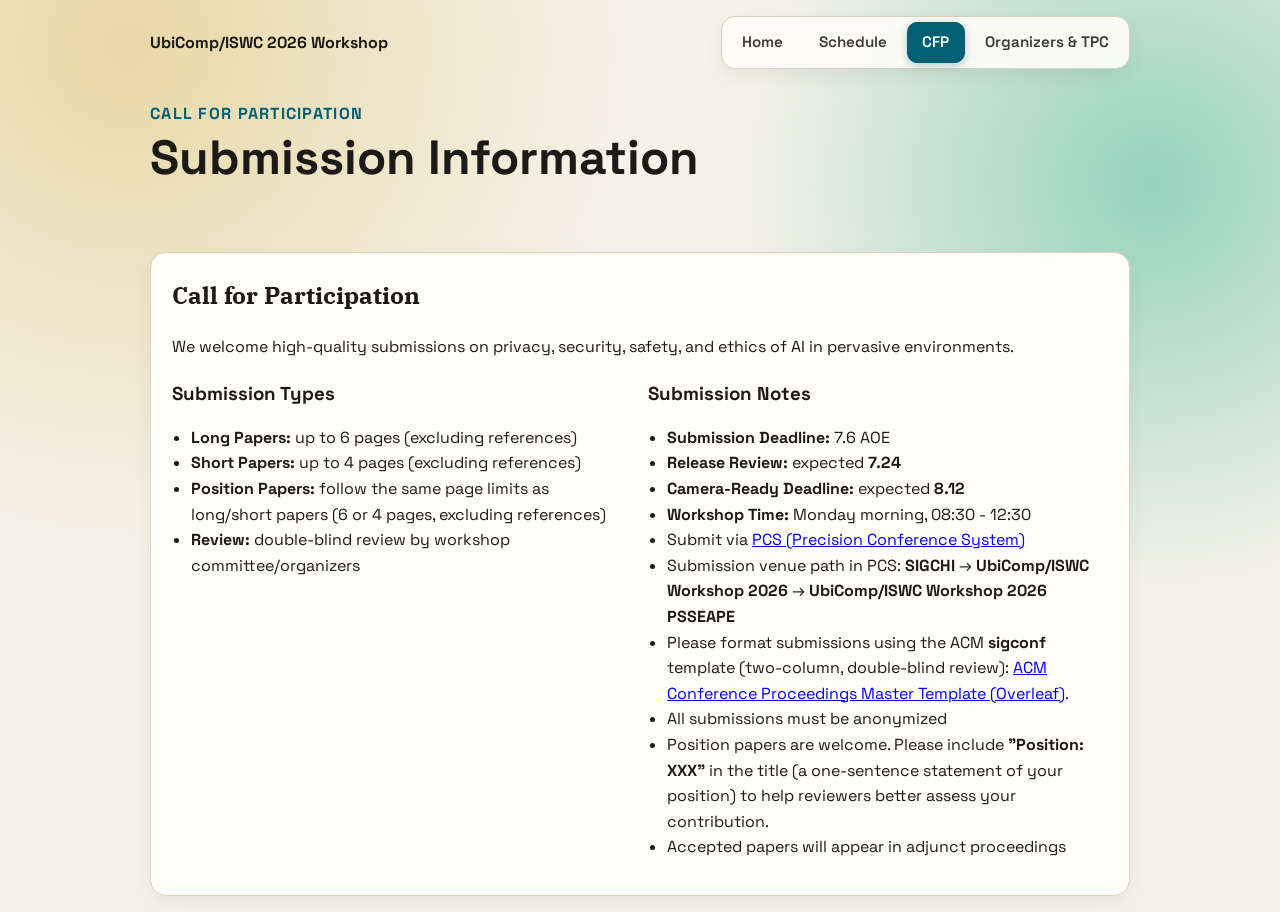
<file: cfp.html>
<!doctype html>
<html lang="en">
<head>
  <meta charset="UTF-8" />
  <meta name="viewport" content="width=device-width, initial-scale=1.0" />
  <title>Call for Participation | UbiComp/ISWC 2026 Workshop</title>
  <meta name="description" content="Call for Participation for the UbiComp/ISWC 2026 workshop on privacy, security, safety and ethics of AI in pervasive environments." />
  <link rel="preconnect" href="https://fonts.googleapis.com">
  <link rel="preconnect" href="https://fonts.gstatic.com" crossorigin>
  <link href="https://fonts.googleapis.com/css2?family=Space+Grotesk:wght@400;500;700&family=IBM+Plex+Serif:wght@400;600&display=swap" rel="stylesheet">
  <link rel="stylesheet" href="styles.css" />
</head>
<body>
  <header class="hero hero-short">
    <nav class="nav container">
      <div class="brand">UbiComp/ISWC 2026 Workshop</div>
      <div class="menu">
        <a href="index.html" class="menu-link">Home</a>
        <a href="schedule.html" class="menu-link">Schedule</a>
        <a href="cfp.html" class="menu-link current">CFP</a>
        <a href="committee.html" class="menu-link">Organizers & TPC</a>
      </div>
    </nav>
    <div class="container hero-content">
      <p class="kicker">Call for Participation</p>
      <h1>Submission Information</h1>
    </div>
  </header>

  <main>
    <section class="container card" id="cfp">
      <h2>Call for Participation</h2>
      <p>We welcome high-quality submissions on privacy, security, safety, and ethics of AI in pervasive environments.</p>
      <div class="grid-two">
        <div>
          <h3>Submission Types</h3>
          <ul>
            <li><strong>Long Papers:</strong> up to 6 pages (excluding references)</li>
            <li><strong>Short Papers:</strong> up to 4 pages (excluding references)</li>
            <li><strong>Position Papers:</strong> follow the same page limits as long/short papers (6 or 4 pages, excluding references)</li>
            <li><strong>Review:</strong> double-blind review by workshop committee/organizers</li>
          </ul>
        </div>
        <div>
          <h3>Submission Notes</h3>
          <ul>
            <li><strong>Submission Deadline:</strong> 7.6 AOE</li>
            <li><strong>Release Review:</strong> expected <strong>7.24</strong></li>
            <li><strong>Camera-Ready Deadline:</strong> expected <strong>8.12</strong></li>
            <li><strong>Workshop Time:</strong> Monday morning, 08:30 - 12:30</li>
            <li>Submit via <a href="https://new.precisionconference.com/" target="_blank" rel="noopener noreferrer">PCS (Precision Conference System)</a></li>
            <li>Submission venue path in PCS: <strong>SIGCHI</strong> &rarr; <strong>UbiComp/ISWC Workshop 2026</strong> &rarr; <strong>UbiComp/ISWC Workshop 2026 PSSEAPE</strong></li>
            <li>Please format submissions using the ACM <strong>sigconf</strong> template (two-column, double-blind review): <a href="https://www.overleaf.com/latex/templates/acm-conference-proceedings-master-template/pnrfvrrdbfwt" target="_blank" rel="noopener noreferrer">ACM Conference Proceedings Master Template (Overleaf)</a>.</li>
            <li>All submissions must be anonymized</li>
            <li>Position papers are welcome. Please include <strong>"Position: XXX"</strong> in the title (a one-sentence statement of your position) to help reviewers better assess your contribution.</li>
            <li>Accepted papers will appear in adjunct proceedings</li>
          </ul>
        </div>
      </div>
    </section>
  </main>
</body>
</html>
</file>
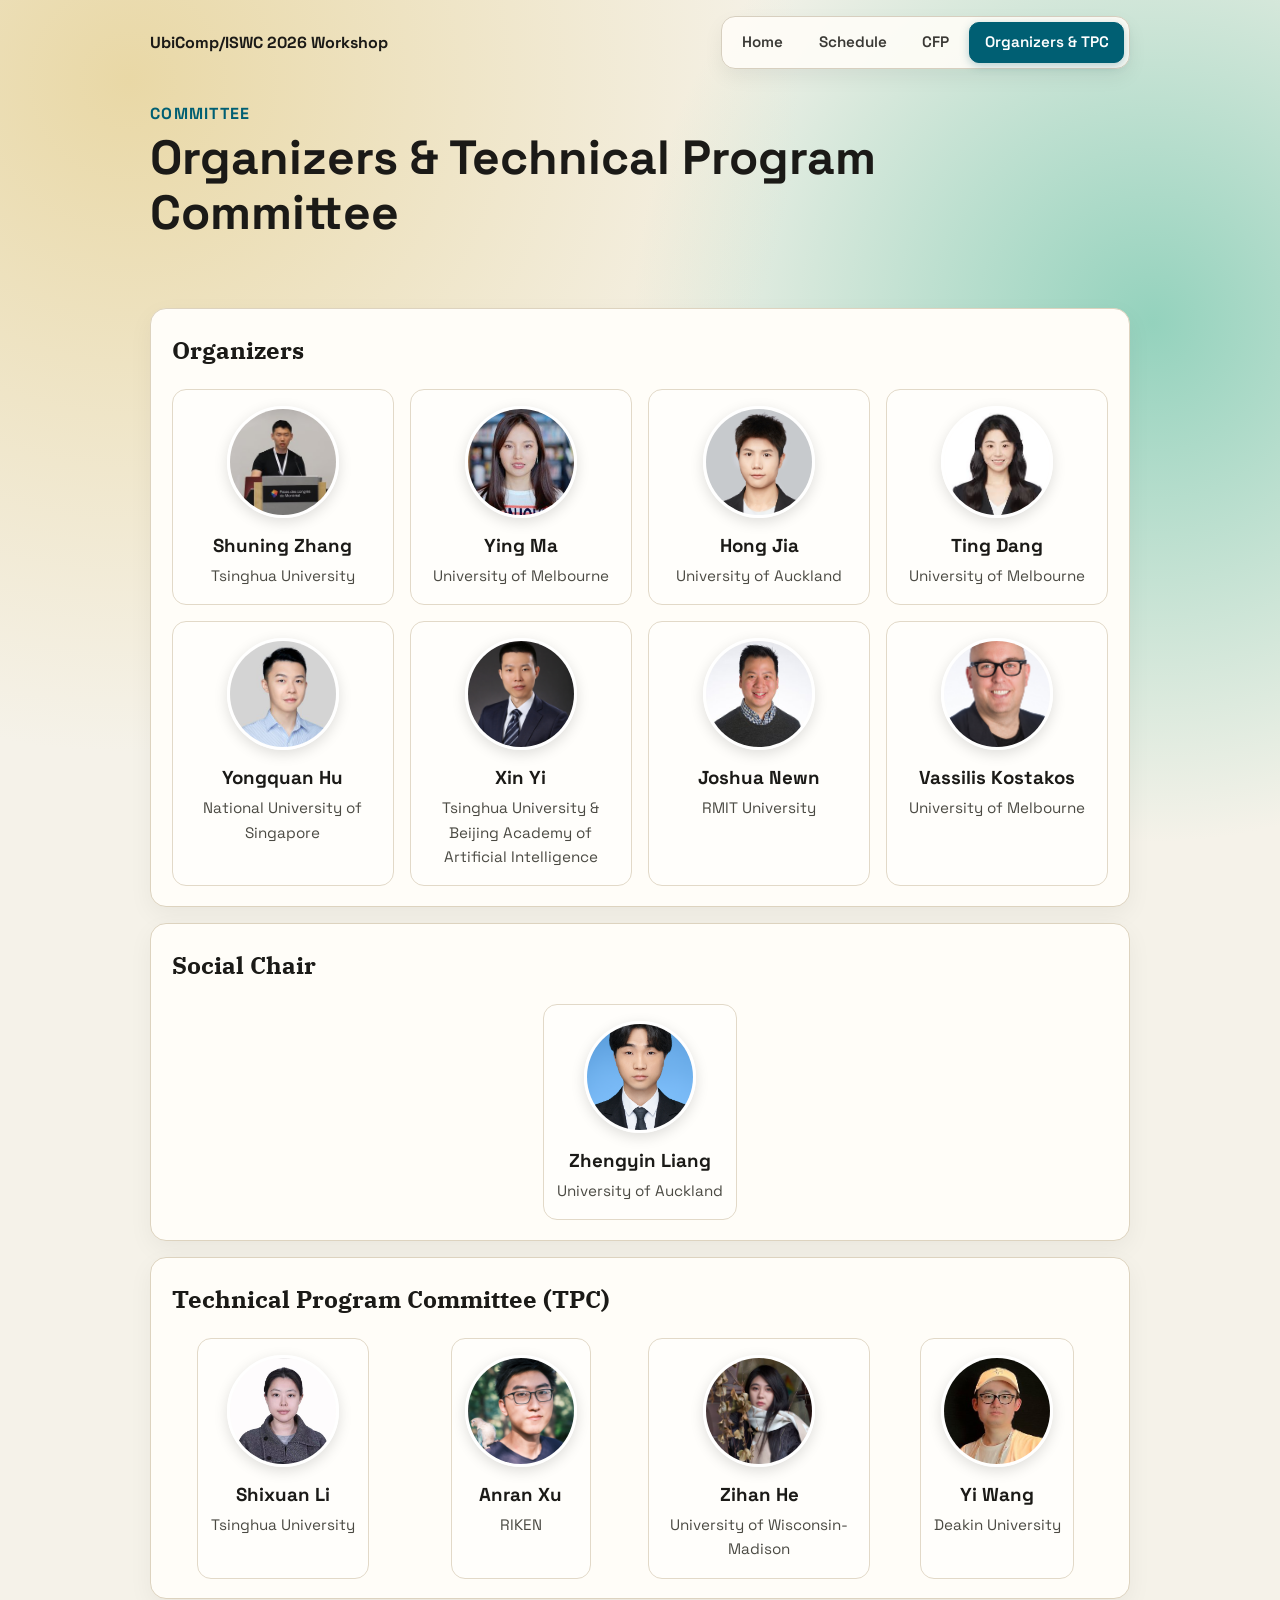
<file: committee.html>
<!doctype html>
<html lang="en">
<head>
  <meta charset="UTF-8" />
  <meta name="viewport" content="width=device-width, initial-scale=1.0" />
  <title>Organizers & TPC | UbiComp/ISWC 2026 Workshop</title>
  <meta name="description" content="Organizers and Technical Program Committee for the UbiComp/ISWC 2026 workshop." />
  <link rel="preconnect" href="https://fonts.googleapis.com">
  <link rel="preconnect" href="https://fonts.gstatic.com" crossorigin>
  <link href="https://fonts.googleapis.com/css2?family=Space+Grotesk:wght@400;500;700&family=IBM+Plex+Serif:wght@400;600&display=swap" rel="stylesheet">
  <link rel="stylesheet" href="styles.css" />
</head>
<body>
  <header class="hero hero-short">
    <nav class="nav container">
      <div class="brand">UbiComp/ISWC 2026 Workshop</div>
      <div class="menu">
        <a href="index.html" class="menu-link">Home</a>
        <a href="schedule.html" class="menu-link">Schedule</a>
        <a href="cfp.html" class="menu-link">CFP</a>
        <a href="committee.html" class="menu-link current">Organizers & TPC</a>
      </div>
    </nav>
    <div class="container hero-content">
      <p class="kicker">Committee</p>
      <h1>Organizers & Technical Program Committee</h1>
    </div>
  </header>

  <main>
    <section class="container card" id="organizers">
      <h2>Organizers</h2>
      <div class="people-grid">
        <article class="person-card">
          <img class="avatar" src="assets/organizers/shuning-zhang.jpg" alt="Shuning Zhang portrait" />
          <h3>Shuning Zhang</h3>
          <p>Tsinghua University</p>
        </article>
        <article class="person-card">
          <img class="avatar" src="assets/organizers/ying-ma.jpg" alt="Ying Ma portrait" />
          <h3>Ying Ma</h3>
          <p>University of Melbourne</p>
        </article>
        <article class="person-card">
          <img class="avatar" src="assets/organizers/hong-jia.jpg" alt="Hong Jia portrait" />
          <h3>Hong Jia</h3>
          <p>University of Auckland</p>
        </article>
        <article class="person-card">
          <img class="avatar" src="assets/organizers/ting-dang.jpg" alt="Ting Dang portrait" />
          <h3>Ting Dang</h3>
          <p>University of Melbourne</p>
        </article>
        <article class="person-card">
          <img class="avatar" src="assets/organizers/yongquan-hu.jpg" alt="Yongquan Hu portrait" />
          <h3>Yongquan Hu</h3>
          <p>National University of Singapore</p>
        </article>
        <article class="person-card">
          <img class="avatar" src="assets/organizers/xin-yi.jpg" alt="Xin Yi portrait" />
          <h3>Xin Yi</h3>
          <p>Tsinghua University & Beijing Academy of Artificial Intelligence</p>
        </article>
        <article class="person-card">
          <img class="avatar" src="assets/organizers/joshua-newn.jpg" alt="Joshua Newn portrait" />
          <h3>Joshua Newn</h3>
          <p>RMIT University</p>
        </article>
        <article class="person-card">
          <img class="avatar" src="assets/organizers/vassilis-kostakos.jpg" alt="Vassilis Kostakos portrait" />
          <h3>Vassilis Kostakos</h3>
          <p>University of Melbourne</p>
        </article>
      </div>
    </section>

    <section class="container card" id="social-chair">
      <h2>Social Chair</h2>
      <div class="people-grid people-grid-tpc">
        <article class="person-card">
          <img class="avatar" src="assets/organizers/zhengyin-liang.jpg" alt="Zhengyin Liang portrait" />
          <h3>Zhengyin Liang</h3>
          <p>University of Auckland</p>
        </article>
      </div>
    </section>

    <section class="container card" id="tpc">
      <h2>Technical Program Committee (TPC)</h2>
      <div class="people-grid people-grid-tpc">
        <article class="person-card">
          <img class="avatar" src="assets/organizers/shixuan-li.jpg" alt="Shixuan Li portrait" />
          <h3>Shixuan Li</h3>
          <p>Tsinghua University</p>
        </article>
        <article class="person-card">
          <img class="avatar" src="assets/organizers/anran-xu.jpg" alt="Anran Xu portrait" />
          <h3>Anran Xu</h3>
          <p>RIKEN</p>
        </article>
        <article class="person-card">
          <img class="avatar" src="assets/organizers/zihan-he.jpg" alt="Zihan He portrait" />
          <h3>Zihan He</h3>
          <p>University of Wisconsin-Madison</p>
        </article>
        <article class="person-card">
          <img class="avatar" src="assets/organizers/yi-wang.jpg" alt="Yi Wang portrait" />
          <h3>Yi Wang</h3>
          <p>Deakin University</p>
        </article>
      </div>
    </section>
  </main>
</body>
</html>
</file>
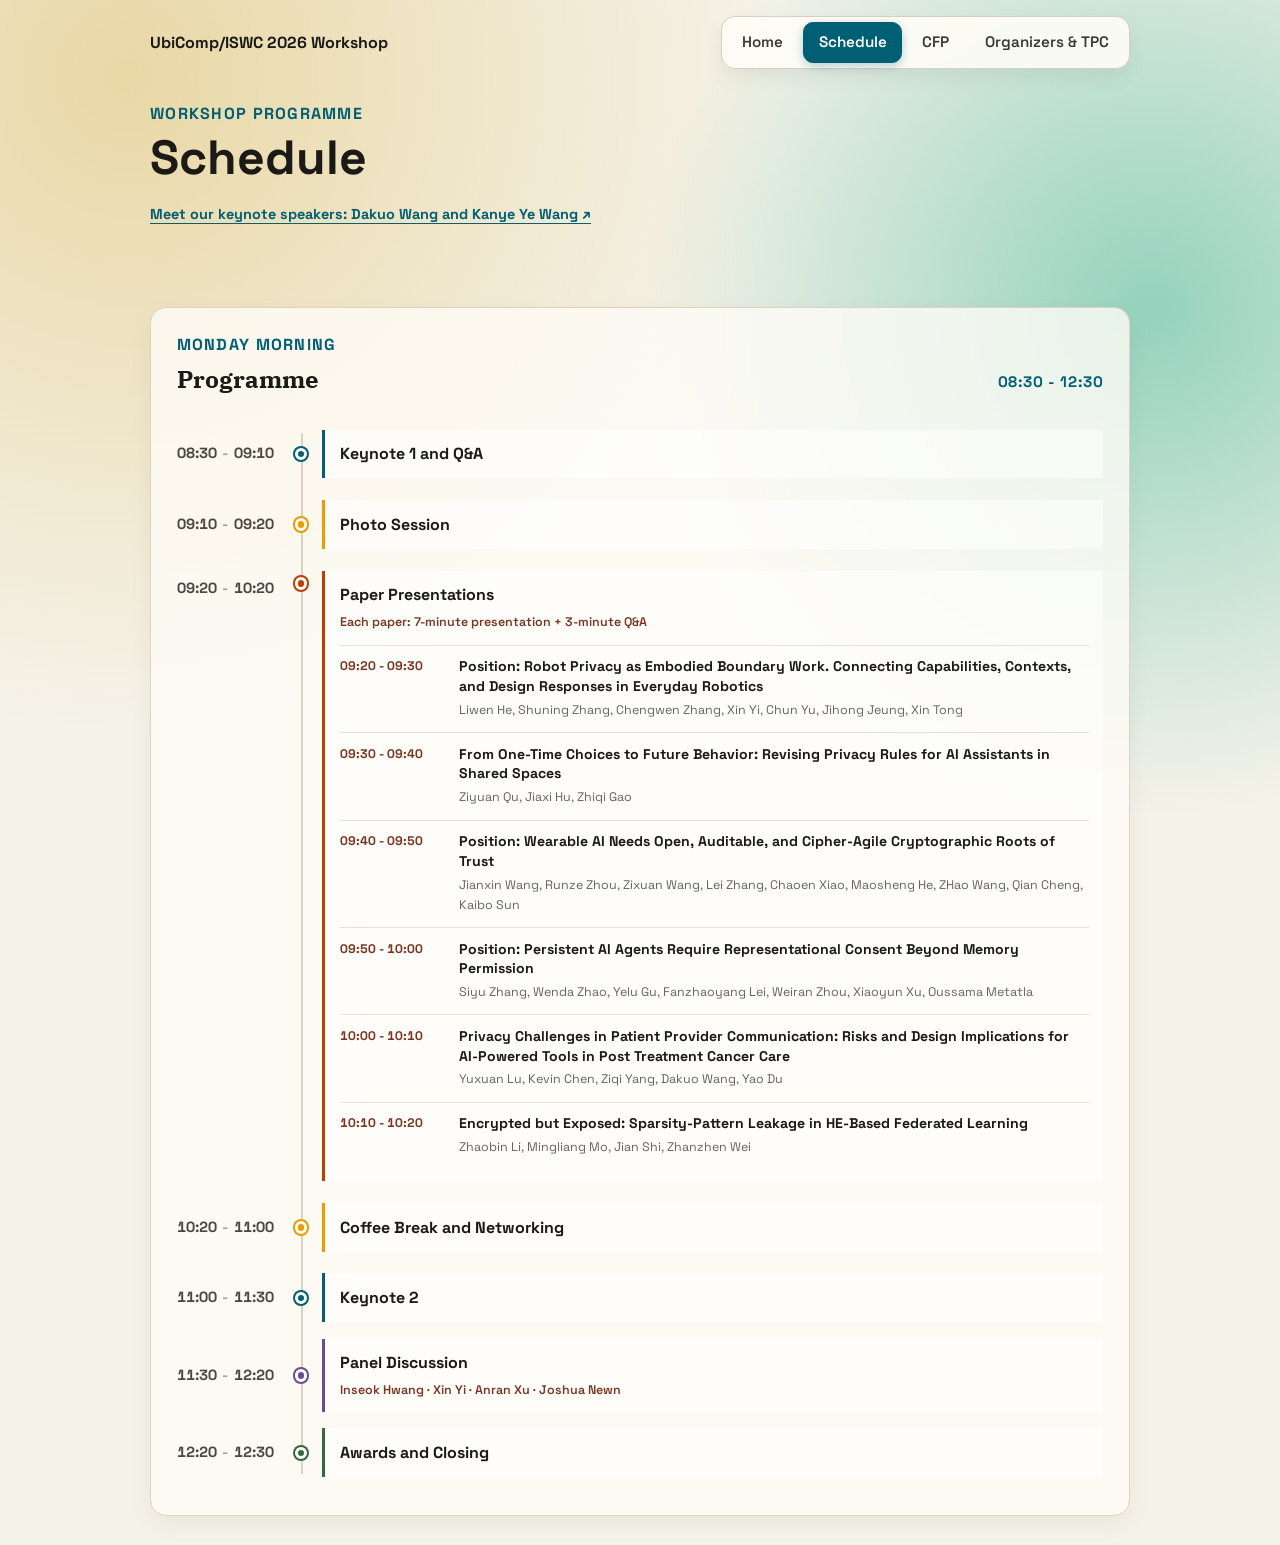
<file: schedule.html>
<!doctype html>
<html lang="en">
<head>
  <meta charset="UTF-8" />
  <meta name="viewport" content="width=device-width, initial-scale=1.0" />
  <title>Schedule | UbiComp/ISWC 2026 Workshop</title>
  <meta name="description" content="Schedule for the UbiComp/ISWC 2026 workshop." />
  <link rel="preconnect" href="https://fonts.googleapis.com">
  <link rel="preconnect" href="https://fonts.gstatic.com" crossorigin>
  <link href="https://fonts.googleapis.com/css2?family=Space+Grotesk:wght@400;500;700&family=IBM+Plex+Serif:wght@400;600&display=swap" rel="stylesheet">
  <link rel="stylesheet" href="styles.css" />
</head>
<body>
  <header class="hero hero-short">
    <nav class="nav container">
      <div class="brand">UbiComp/ISWC 2026 Workshop</div>
      <div class="menu">
        <a href="index.html" class="menu-link">Home</a>
        <a href="schedule.html" class="menu-link current">Schedule</a>
        <a href="cfp.html" class="menu-link">CFP</a>
        <a href="committee.html" class="menu-link">Organizers &amp; TPC</a>
      </div>
    </nav>
    <div class="container hero-content">
      <p class="kicker">Workshop Programme</p>
      <h1>Schedule</h1>
      <p><a class="keynote-profile" href="index.html#keynote-speakers">Meet our keynote speakers: Dakuo Wang and Kanye Ye Wang ↗</a></p>
    </div>
  </header>

  <main>
    <section class="container schedule-section" id="schedule">
      <div class="schedule-heading">
        <div>
          <p class="kicker">Monday Morning</p>
          <h2>Programme</h2>
        </div>
        <p class="schedule-meta">08:30 - 12:30</p>
      </div>
      <div class="schedule-list" aria-label="Workshop schedule">
        <article class="schedule-item keynote"><time>08:30 <span>-</span> 09:10</time><div class="schedule-marker" aria-hidden="true"></div><div class="schedule-copy"><h3>Keynote 1 and Q&amp;A</h3></div></article>
        <article class="schedule-item social"><time>09:10 <span>-</span> 09:20</time><div class="schedule-marker" aria-hidden="true"></div><div class="schedule-copy"><h3>Photo Session</h3></div></article>
        <article class="schedule-item papers">
          <time>09:20 <span>-</span> 10:20</time>
          <div class="schedule-marker" aria-hidden="true"></div>
          <div class="schedule-copy">
            <h3>Paper Presentations</h3>
            <p class="session-note">Each paper: 7-minute presentation + 3-minute Q&amp;A</p>
            <ol class="paper-programme">
              <li><time>09:20 - 09:30</time><div><strong>Position: Robot Privacy as Embodied Boundary Work. Connecting Capabilities, Contexts, and Design Responses in Everyday Robotics</strong><span class="paper-author">Liwen He, Shuning Zhang, Chengwen Zhang, Xin Yi, Chun Yu, Jihong Jeung, Xin Tong</span></div></li>
              <li><time>09:30 - 09:40</time><div><strong>From One-Time Choices to Future Behavior: Revising Privacy Rules for AI Assistants in Shared Spaces</strong><span class="paper-author">Ziyuan Qu, Jiaxi Hu, Zhiqi Gao</span></div></li>
              <li><time>09:40 - 09:50</time><div><strong>Position: Wearable AI Needs Open, Auditable, and Cipher-Agile Cryptographic Roots of Trust</strong><span class="paper-author">Jianxin Wang, Runze Zhou, Zixuan Wang, Lei Zhang, Chaoen Xiao, Maosheng He, ZHao Wang, Qian Cheng, Kaibo Sun</span></div></li>
              <li><time>09:50 - 10:00</time><div><strong>Position: Persistent AI Agents Require Representational Consent Beyond Memory Permission</strong><span class="paper-author">Siyu Zhang, Wenda Zhao, Yelu Gu, Fanzhaoyang Lei, Weiran Zhou, Xiaoyun Xu, Oussama Metatla</span></div></li>
              <li><time>10:00 - 10:10</time><div><strong>Privacy Challenges in Patient Provider Communication: Risks and Design Implications for AI-Powered Tools in Post Treatment Cancer Care</strong><span class="paper-author">Yuxuan Lu, Kevin Chen, Ziqi Yang, Dakuo Wang, Yao Du</span></div></li>
              <li><time>10:10 - 10:20</time><div><strong>Encrypted but Exposed: Sparsity-Pattern Leakage in HE-Based Federated Learning</strong><span class="paper-author">Zhaobin Li, Mingliang Mo, Jian Shi, Zhanzhen Wei</span></div></li>
            </ol>
          </div>
        </article>
        <article class="schedule-item break"><time>10:20 <span>-</span> 11:00</time><div class="schedule-marker" aria-hidden="true"></div><div class="schedule-copy"><h3>Coffee Break and Networking</h3></div></article>
        <article class="schedule-item keynote"><time>11:00 <span>-</span> 11:30</time><div class="schedule-marker" aria-hidden="true"></div><div class="schedule-copy"><h3>Keynote 2</h3></div></article>
        <article class="schedule-item panel"><time>11:30 <span>-</span> 12:20</time><div class="schedule-marker" aria-hidden="true"></div><div class="schedule-copy"><h3>Panel Discussion</h3><p class="session-note">Inseok Hwang · Xin Yi · Anran Xu · Joshua Newn</p></div></article>
        <article class="schedule-item closing"><time>12:20 <span>-</span> 12:30</time><div class="schedule-marker" aria-hidden="true"></div><div class="schedule-copy"><h3>Awards and Closing</h3></div></article>
      </div>
    </section>
  </main>
</body>
</html>
</file>
<file: styles.css>
:root {
  --bg: #f5f2e9;
  --ink: #1b1a17;
  --accent: #005f73;
  --accent-2: #ee9b00;
  --card: #fffdf8;
}
* { box-sizing: border-box; }
body {
  margin: 0;
  font-family: "Space Grotesk", sans-serif;
  color: var(--ink);
  background:
    radial-gradient(circle at 10% 5%, #e9d8a6 0%, transparent 35%),
    radial-gradient(circle at 90% 20%, #94d2bd 0%, transparent 30%),
    var(--bg);
  line-height: 1.6;
}
.container { width: min(980px, 92%); margin: 0 auto; }
.hero { padding: 1rem 0 4rem; }
.nav { display: flex; justify-content: space-between; align-items: center; margin-bottom: 2rem; }
.brand { font-weight: 700; }
.menu {
  display: inline-flex;
  gap: 0.3rem;
  flex-wrap: wrap;
  padding: 0.3rem;
  border: 1px solid #d7cfbf;
  border-radius: 14px;
  background: rgba(255, 253, 248, 0.9);
  box-shadow: 0 8px 20px rgba(0, 0, 0, 0.06);
}
.menu-link {
  text-decoration: none;
  color: #3a3935;
  border: 1px solid transparent;
  background: transparent;
  padding: 0.48rem 0.9rem;
  border-radius: 10px;
  font-size: 0.95rem;
  font-weight: 600;
  transition: background-color 140ms ease, color 140ms ease, border-color 140ms ease;
}
.menu-link:hover {
  background: #f1ece1;
  color: var(--ink);
  border-color: #dbd3c3;
}
.menu-link.current {
  background: var(--accent);
  color: #fff;
  border-color: var(--accent);
  box-shadow: 0 3px 10px rgba(0, 95, 115, 0.28);
}
.btn {
  text-decoration: none;
  color: white;
  background: var(--accent);
  padding: 0.6rem 1rem;
  border-radius: 999px;
}
.hero-short { padding-bottom: 2.2rem; }
.hero-content h1 { font-size: clamp(1.8rem, 4vw, 3rem); line-height: 1.15; margin: 0.2rem 0 1rem; }
.kicker { color: var(--accent); text-transform: uppercase; letter-spacing: 0.08em; font-weight: 700; margin: 0; }
.lead { max-width: 70ch; font-size: 1.1rem; }
.pill-row { display: flex; gap: 0.6rem; flex-wrap: wrap; margin-top: 1rem; }
.pill { background: #fff; border: 1px solid #d4cec3; padding: 0.35rem 0.7rem; border-radius: 999px; font-size: 0.9rem; }
.card {
  background: var(--card);
  border: 1px solid #ddd3bf;
  border-radius: 16px;
  padding: 1.2rem 1.3rem;
  margin: 1rem auto;
  box-shadow: 0 8px 24px rgba(0, 0, 0, 0.05);
}
.keynote-section { margin: 2.2rem auto; scroll-margin-top: 1.5rem; }
.keynote-section > h2 { font-size: clamp(1.6rem, 3vw, 2rem); margin: 0.3rem 0 1.2rem; }
.keynote-list { display: grid; grid-template-columns: minmax(0, 1fr); gap: 1.2rem; }
.keynote-card {
  display: grid;
  grid-template-columns: 160px minmax(0, 1fr);
  gap: 1.8rem;
  align-items: start;
  padding: 1.8rem;
  background: var(--card);
  border: 1px solid #ddd3bf;
  border-radius: 16px;
  box-shadow: 0 8px 24px rgba(0, 0, 0, 0.05);
}
.keynote-portrait { width: 160px; height: 184px; object-fit: cover; border-radius: 12px; }
.keynote-portrait-kanye { object-position: 72% center; }
.keynote-details .kicker { font-size: 0.75rem; letter-spacing: 0.12em; }
.keynote-details h3 { font-size: 1.5rem; line-height: 1.25; margin: 0.35rem 0; }
.keynote-affiliation { color: #5b605c; font-size: 0.9rem; margin: 0; }
.keynote-bio { font-size: 0.95rem; margin: 1rem 0; }
.keynote-profile { color: var(--accent); font-size: 0.9rem; font-weight: 700; text-underline-offset: 4px; }
.keynote-profile:focus-visible { outline: 2px solid var(--accent); outline-offset: 4px; }
.panel-speakers-section { margin: 2.2rem auto; scroll-margin-top: 1.5rem; }
.panel-speakers-section > h2 { font-size: clamp(1.6rem, 3vw, 2rem); margin: 0.3rem 0 1.2rem; }
.panel-speakers-grid { display: grid; grid-template-columns: repeat(2, minmax(0, 1fr)); gap: 1.2rem; }
.panel-speaker-card {
  display: grid;
  grid-template-columns: 112px minmax(0, 1fr);
  align-items: start;
  gap: 1rem;
  padding: 1.2rem;
  background: var(--card);
  border: 1px solid #ddd3bf;
  border-radius: 12px;
}
.panel-speaker-portrait { width: 112px; height: 112px; object-fit: cover; border-radius: 10px; }
.panel-speaker-details .kicker { font-size: 0.7rem; letter-spacing: 0.1em; }
.panel-speaker-details h3 { font-size: 1.25rem; line-height: 1.25; margin: 0.3rem 0; }
.panel-speaker-affiliation { color: #5b605c; font-size: 0.86rem; margin: 0; }
.panel-speaker-bio { font-size: 0.9rem; margin: 0.75rem 0 0; }
@media (max-width: 640px) {
  .keynote-card { grid-template-columns: minmax(0, 1fr); padding: 1.3rem; gap: 1.2rem; }
  .keynote-portrait { width: 140px; height: 161px; }
  .panel-speakers-grid { grid-template-columns: minmax(0, 1fr); }
  .panel-speaker-card { grid-template-columns: 96px minmax(0, 1fr); gap: 0.9rem; padding: 1rem; }
  .panel-speaker-portrait { width: 96px; height: 96px; }
}
.schedule-section {
  margin: 1.8rem auto;
  padding: 1.5rem 1.6rem 1.7rem;
  background: rgba(255, 253, 248, 0.78);
  border: 1px solid #ddd3bf;
  border-radius: 16px;
  box-shadow: 0 8px 24px rgba(0, 0, 0, 0.05);
}
.schedule-heading {
  display: flex;
  justify-content: space-between;
  align-items: end;
  gap: 1rem;
  margin-bottom: 1.3rem;
}
.schedule-heading h2 { margin: 0.15rem 0 0; }
.schedule-meta {
  margin: 0 0 0.25rem;
  color: var(--accent);
  font-weight: 700;
  font-size: 0.95rem;
  letter-spacing: 0.04em;
}
.schedule-list { position: relative; }
.schedule-list::before {
  content: "";
  position: absolute;
  top: 0.9rem;
  bottom: 0.9rem;
  left: 7.78rem;
  width: 2px;
  background: #d9d2c3;
}
.schedule-item {
  display: grid;
  grid-template-columns: 7.4rem 1.7rem 1fr;
  align-items: center;
  min-height: 4.4rem;
  position: relative;
}
.schedule-item > time {
  color: #4a4841;
  font-variant-numeric: tabular-nums;
  font-size: 0.92rem;
  font-weight: 700;
  white-space: nowrap;
}
.schedule-item > time span { color: #aaa397; padding: 0 0.1rem; }
.schedule-marker {
  width: 0.78rem;
  height: 0.78rem;
  border-radius: 50%;
  border: 3px solid var(--card);
  box-shadow: 0 0 0 2px var(--accent);
  background: var(--accent);
  z-index: 1;
}
.schedule-copy {
  margin: 0.35rem 0;
  padding: 0.72rem 0.9rem;
  border-left: 3px solid var(--accent);
  background: rgba(255, 255, 255, 0.62);
}
.schedule-copy h3 { margin: 0; font-size: 1rem; }
.schedule-copy p { margin: 0.1rem 0 0; color: #666159; font-size: 0.88rem; }
.schedule-item.social .schedule-copy, .schedule-item.break .schedule-copy { border-left-color: var(--accent-2); }
.schedule-item.social .schedule-marker, .schedule-item.break .schedule-marker { box-shadow: 0 0 0 2px var(--accent-2); background: var(--accent-2); }
.schedule-item.papers .schedule-copy { border-left-color: #bb3e03; }
.schedule-item.papers .schedule-marker { box-shadow: 0 0 0 2px #bb3e03; background: #bb3e03; }
.schedule-item.papers { align-items: start; padding: 0.35rem 0; }
.schedule-item.papers > time, .schedule-item.papers > .schedule-marker { margin-top: 0.75rem; }
.schedule-copy .session-note { margin-top: 0.3rem; color: #7a3420; font-size: 0.78rem; font-weight: 600; }
.paper-programme {
  list-style: none;
  padding: 0;
  margin: 0.75rem 0 0;
  border-top: 1px solid #eadfd3;
}
.paper-programme li {
  display: grid;
  grid-template-columns: 6.6rem 1fr;
  gap: 0.85rem;
  padding: 0.72rem 0;
  border-bottom: 1px solid #eadfd3;
}
.paper-programme li:last-child { border-bottom: 0; }
.paper-programme time {
  color: #7a3420;
  font-size: 0.78rem;
  font-weight: 700;
  font-variant-numeric: tabular-nums;
  white-space: nowrap;
}
.paper-programme strong { display: block; font-size: 0.88rem; line-height: 1.4; }
.paper-label {
  display: block;
  margin-bottom: 0.2rem;
  color: #a33b15;
  font-size: 0.72rem;
  font-weight: 700;
  text-transform: uppercase;
  letter-spacing: 0.04em;
}
.paper-author { display: block; margin-top: 0.25rem; color: #69635b; font-size: 0.78rem; }
.schedule-item.panel .schedule-copy { border-left-color: #6a4c93; }
.schedule-item.panel .schedule-marker { box-shadow: 0 0 0 2px #6a4c93; background: #6a4c93; }
.schedule-item.closing .schedule-copy { border-left-color: #386641; }
.schedule-item.closing .schedule-marker { box-shadow: 0 0 0 2px #386641; background: #386641; }
h2 { margin-top: 0.2rem; font-family: "IBM Plex Serif", serif; }
h3 { margin: 0.2rem 0 0.2rem; }
ul { padding-left: 1.2rem; }
.grid-two { display: grid; grid-template-columns: repeat(auto-fit, minmax(260px, 1fr)); gap: 1rem; }
.people-grid {
  display: grid;
  grid-template-columns: repeat(auto-fit, minmax(210px, 1fr));
  gap: 1rem;
}
.people-grid-tpc {
  justify-items: center;
}
.person-card {
  display: flex;
  flex-direction: column;
  align-items: center;
  text-align: center;
  padding: 1rem 0.8rem;
  border: 1px solid #e2d9c8;
  border-radius: 14px;
  background: #fffefb;
}
.avatar {
  width: 112px;
  height: 112px;
  object-fit: cover;
  border-radius: 999px;
  border: 3px solid #ffffff;
  box-shadow: 0 4px 14px rgba(0, 0, 0, 0.13);
  margin-bottom: 0.6rem;
}
.person-card p {
  margin: 0;
  color: #4b4a43;
  font-size: 0.95rem;
}
.note { background: #fff3cd; border-left: 4px solid var(--accent-2); padding: 0.8rem; border-radius: 8px; }
.table-wrap { overflow-x: auto; }
table { width: 100%; border-collapse: collapse; }
th, td { border-bottom: 1px solid #e6e2d8; text-align: left; padding: 0.55rem; }
.footer { padding: 2rem 0 3rem; font-size: 0.9rem; color: #4d4b45; }
@media (max-width: 640px) {
  .nav { flex-direction: column; align-items: flex-start; gap: 0.6rem; }
  .menu { display: grid; grid-template-columns: repeat(2, minmax(0, 1fr)); width: 100%; }
  .menu-link { min-width: 0; text-align: center; overflow-wrap: anywhere; }
  .hero-content h1 { overflow-wrap: anywhere; }
  .schedule-section { padding: 1.25rem 1rem 1.4rem; }
  .schedule-heading { align-items: flex-start; flex-direction: column; gap: 0.2rem; }
  .schedule-meta { margin-bottom: 0.5rem; }
  .schedule-list::before { left: 5.58rem; }
  .schedule-item { grid-template-columns: 5.2rem 1.5rem 1fr; min-height: 4.8rem; }
  .schedule-item > time { font-size: 0.78rem; white-space: normal; line-height: 1.35; }
  .schedule-item > time span { display: block; height: 0; overflow: hidden; }
  .schedule-copy { padding: 0.65rem 0.7rem; }
  .schedule-copy h3 { font-size: 0.95rem; }
  .schedule-copy p { font-size: 0.8rem; }
  .paper-programme li { grid-template-columns: 1fr; gap: 0.2rem; }
  .paper-programme time { white-space: nowrap; }
  .paper-programme strong { font-size: 0.82rem; }
}
</file>
